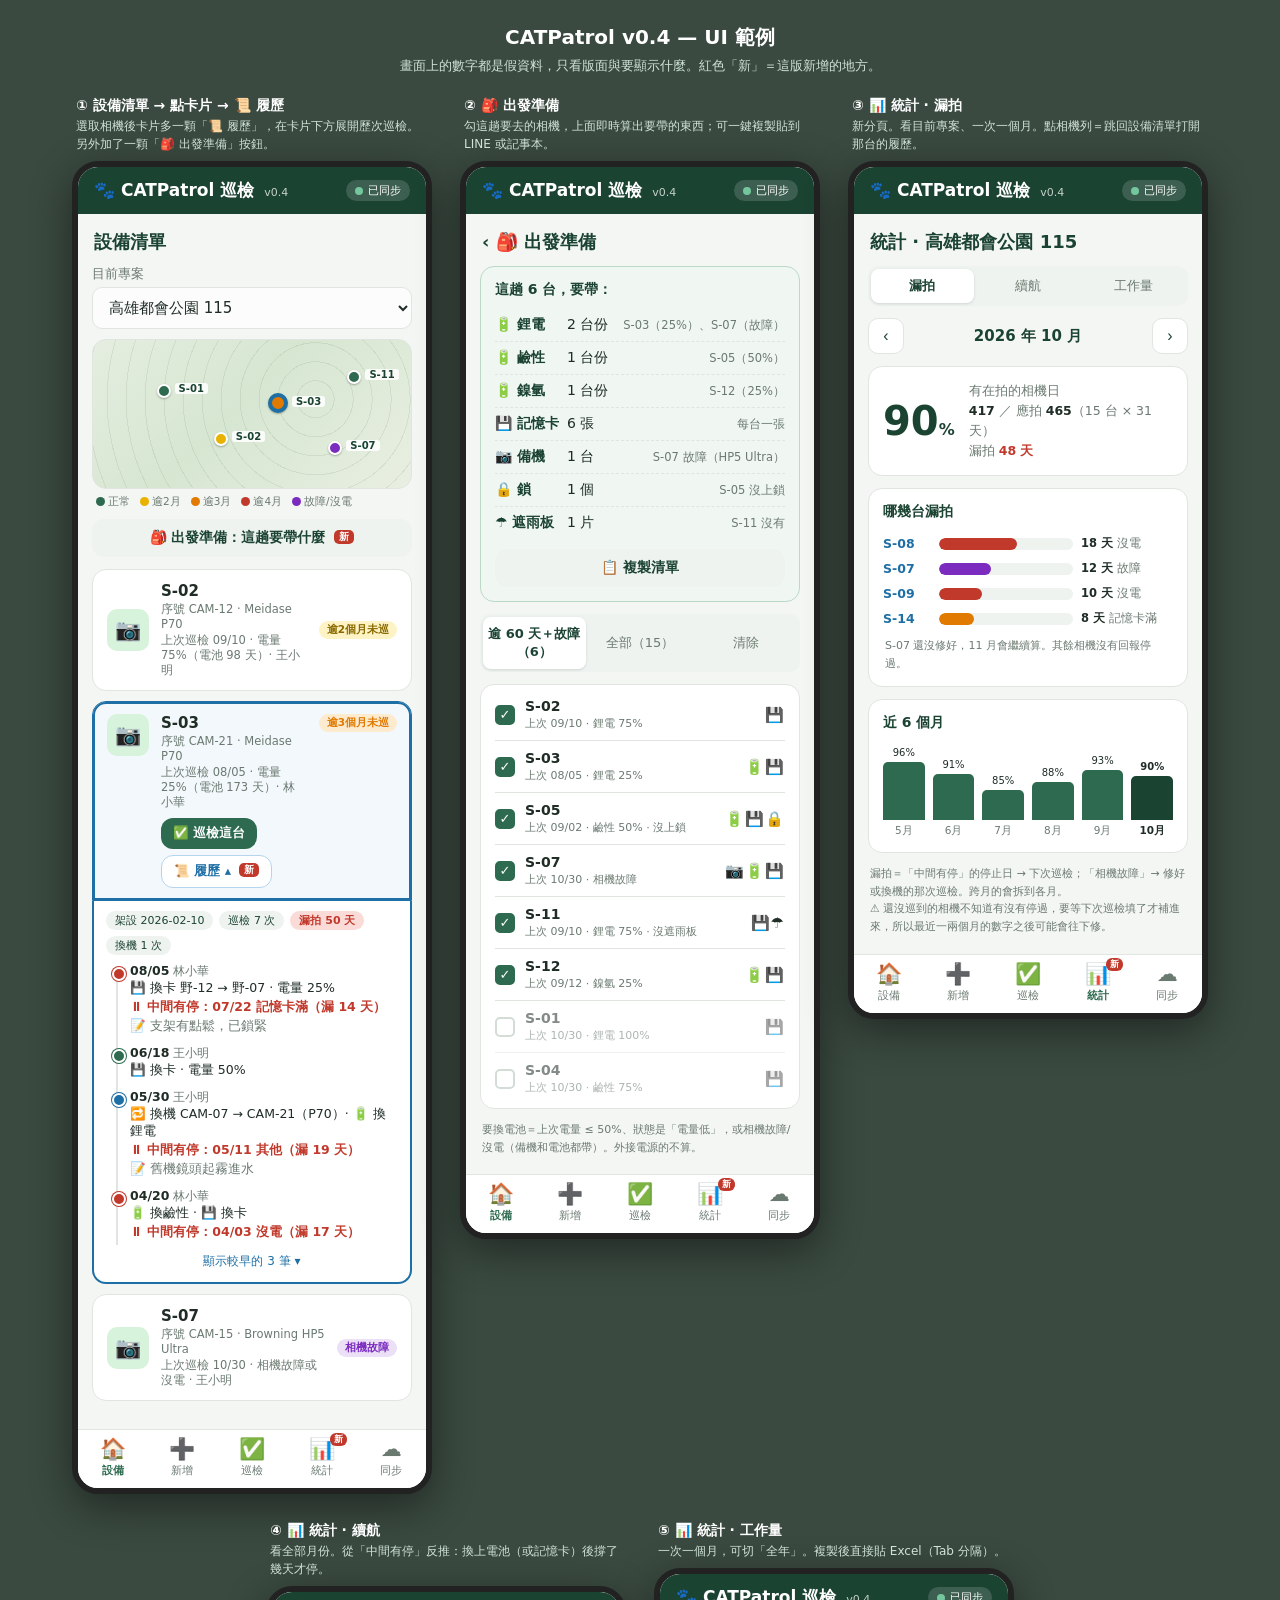
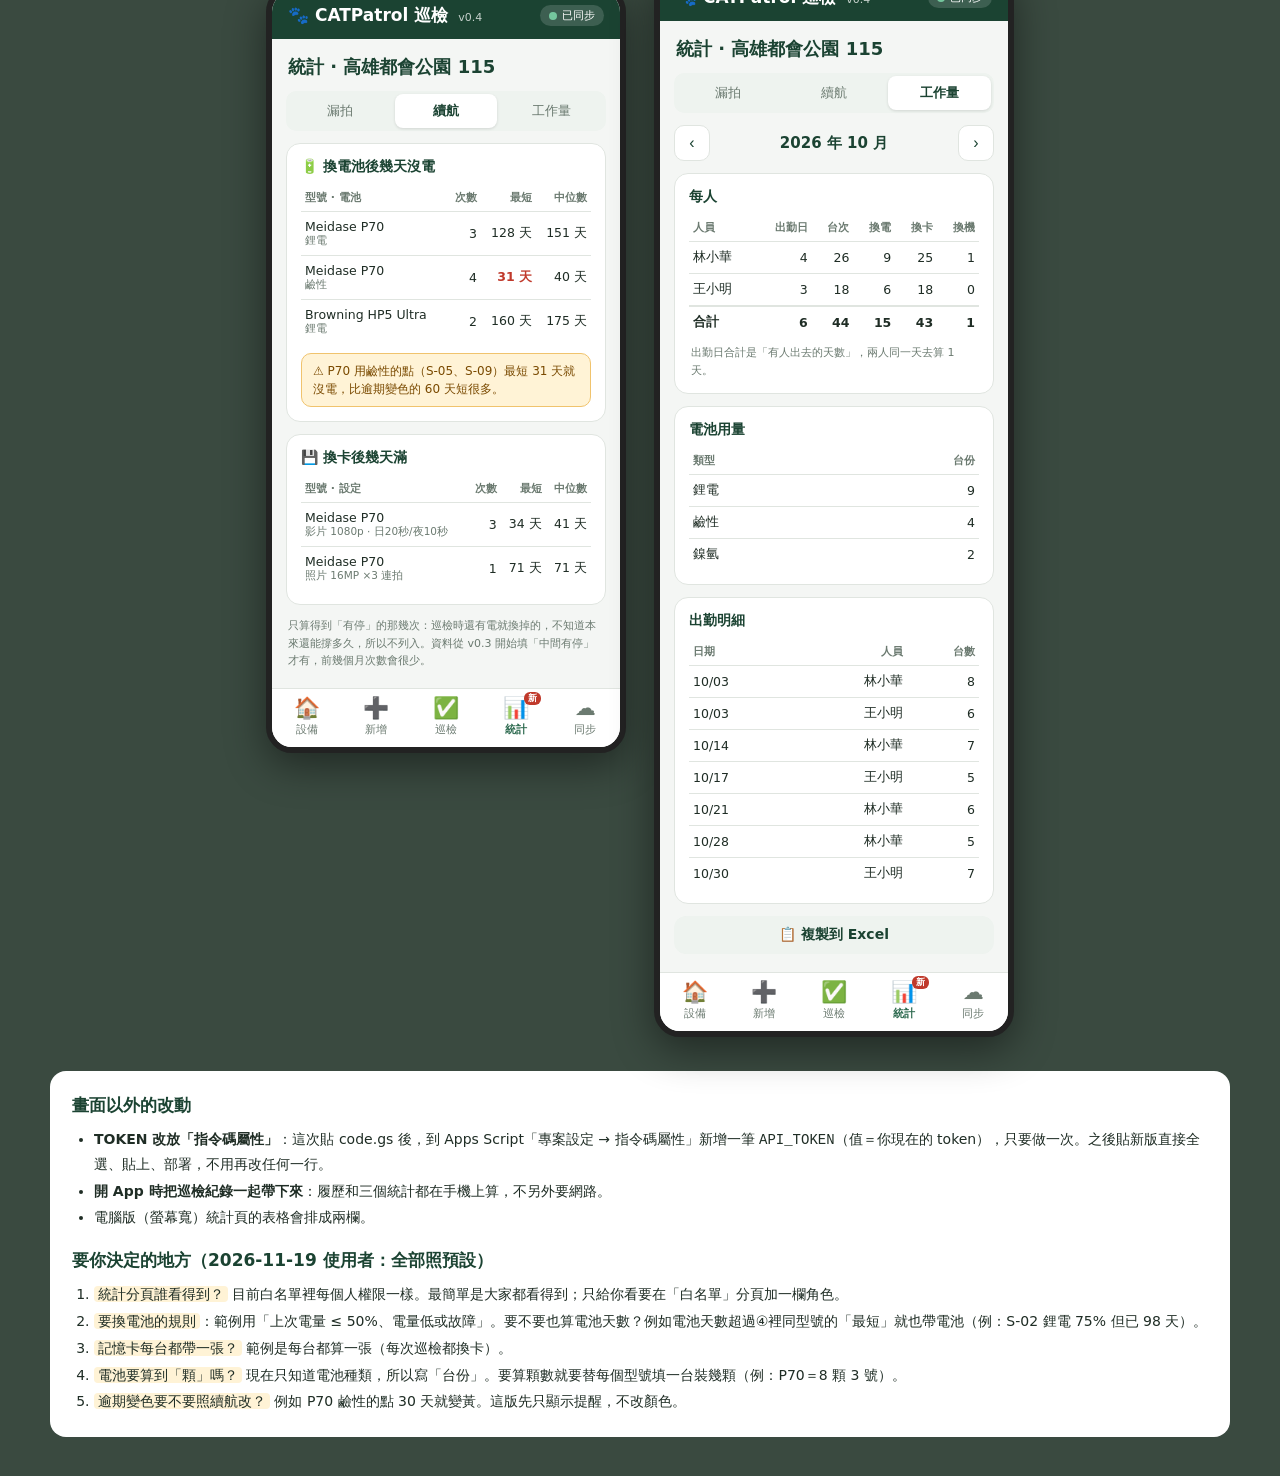
<file: ui-mockup-v0.4.html>
<!DOCTYPE html>
<html lang="zh-Hant">
<head>
<meta charset="UTF-8">
<meta name="viewport" content="width=device-width, initial-scale=1.0">
<title>CATPatrol v0.4 UI 範例</title>
<style>
  :root{
    --green:#2d6a4f; --green-dark:#1b4332; --green-light:#d8f3dc;
    --amber:#e07a00; --red:#c0392b; --blue:#1d6fa5; --purple:#7b2cbf;
    --bg:#f4f6f4; --card:#ffffff; --line:#e0e5e0;
    --text:#1f2d25; --muted:#6b7a70;
  }
  *{box-sizing:border-box; margin:0; padding:0;}
  body{
    font-family:"Segoe UI","Microsoft JhengHei",system-ui,sans-serif;
    background:#3a4a40; color:var(--text); padding:24px 16px 40px;
  }
  .page-title{color:#fff; text-align:center; margin-bottom:6px; font-size:20px;}
  .page-sub{color:#cfe3d6; text-align:center; font-size:13px; margin-bottom:22px;}
  .wall{display:flex; flex-wrap:wrap; justify-content:center; gap:28px; align-items:flex-start;}
  .slot{width:360px; max-width:100%;}
  .cap{color:#fff; font-size:14px; font-weight:700; margin:0 4px 8px;}
  .cap small{display:block; font-weight:400; color:#cfe3d6; font-size:12px; margin-top:2px; line-height:1.5;}
  .phone{
    width:100%; background:var(--bg); border-radius:26px; overflow:hidden;
    display:flex; flex-direction:column; box-shadow:0 12px 40px rgba(0,0,0,.45); border:6px solid #222;
  }

  /* ---- 跟 App 一樣的元件 ---- */
  .topbar{background:var(--green-dark); color:#fff; padding:12px 16px; display:flex; align-items:center; gap:10px;}
  .topbar h1{font-size:17px; font-weight:600; flex:1;}
  .topbar h1 .ver{font-size:11px; font-weight:400; opacity:.75; margin-left:4px;}
  .sync-chip{font-size:11px; background:rgba(255,255,255,.15); padding:3px 9px; border-radius:999px; display:flex; align-items:center; gap:5px;}
  .dot{width:8px; height:8px; border-radius:50%; background:#74c69d;}
  .screen{padding:14px 14px 18px; flex:1;}
  h2.pg{font-size:18px; margin:2px 2px 12px; color:var(--green-dark);}
  .nav{display:flex; background:#fff; border-top:1px solid var(--line);}
  .nav button{flex:1; border:none; background:none; padding:9px 2px 10px; font-size:11px; color:var(--muted);
    font-family:inherit; display:flex; flex-direction:column; align-items:center; gap:3px;}
  .nav button .ic{font-size:21px; line-height:1;}
  .nav button.active{color:var(--green); font-weight:700;}
  .nav button.new{position:relative;}
  .nav button.new::after{content:"新"; position:absolute; top:3px; right:14%; background:var(--red); color:#fff;
    font-size:9px; font-weight:700; border-radius:6px; padding:0 4px;}
  .card{background:var(--card); border:1px solid var(--line); border-radius:14px; padding:14px; margin-bottom:12px;}
  .card h3{font-size:14px; margin-bottom:10px; color:var(--green-dark);}
  .sec-note{font-size:11.5px; color:var(--muted); margin:-4px 0 10px; line-height:1.5;}
  label.f{display:block; font-size:12.5px; color:var(--muted); margin:0 0 4px;}
  select{width:100%; padding:10px 12px; border:1px solid var(--line); border-radius:10px; font-size:15px;
    font-family:inherit; background:#fbfcfb; color:var(--text);}
  .row{display:flex; gap:8px; align-items:center;}
  .row > *{flex:1; min-width:0;}
  .btn{display:block; width:100%; padding:13px; border:none; border-radius:12px; background:var(--green); color:#fff;
    font-size:16px; font-weight:700; font-family:inherit; margin-top:4px;}
  .btn.sub{background:#eef3ef; color:var(--green-dark); font-weight:600; font-size:14px; padding:10px;}
  .btn.small{width:auto; padding:7px 12px; font-size:12.5px; margin-top:0; flex:none; display:inline-block;}
  .btn.ghost{background:#fff; color:var(--blue); border:1px solid #b6d4ec;}
  .seg{display:flex; background:#eef3ef; border-radius:10px; padding:3px; gap:3px; margin-bottom:12px;}
  .seg button{flex:1; border:none; background:none; padding:8px 4px; border-radius:8px; font-size:13px; font-family:inherit; color:var(--muted);}
  .seg button.on{background:#fff; color:var(--green-dark); font-weight:700; box-shadow:0 1px 3px rgba(0,0,0,.12);}
  .hint{font-size:12px; color:var(--green-dark); background:var(--green-light); border-radius:10px; padding:9px 12px; margin-bottom:12px; line-height:1.5;}
  .badge{font-size:10.5px; padding:2px 8px; border-radius:999px; font-weight:700; flex-shrink:0;}
  .badge.ok{background:var(--green-light); color:var(--green-dark);}
  .badge.yellow{background:#fdf3c4; color:#8a6a00;}
  .badge.warn{background:#fdebd0; color:var(--amber);}
  .badge.purple{background:#ece0f7; color:var(--purple);}

  /* 地圖示意 */
  .fakemap{height:150px; border-radius:14px; border:1px solid var(--line); margin-bottom:6px; position:relative;
    background:linear-gradient(135deg,#e5eee0 0%,#d6e6d1 45%,#e9efe2 100%); overflow:hidden;}
  .fakemap::before{content:""; position:absolute; inset:0;
    background:repeating-radial-gradient(circle at 70% 40%, transparent 0 18px, rgba(90,120,80,.12) 18px 19px);}
  .pin{position:absolute; width:14px; height:14px; border-radius:50%; border:2px solid #fff; box-shadow:0 1px 2px rgba(0,0,0,.3);}
  .pin.sel{width:20px; height:20px; border:4px solid var(--blue);}
  .pin b{position:absolute; left:16px; top:-3px; font-size:10px; background:rgba(255,255,255,.88); padding:0 4px; border-radius:3px; color:var(--green-dark); white-space:nowrap;}
  .pin.sel b{left:20px; top:-1px;}
  .legend{display:flex; gap:10px; flex-wrap:wrap; font-size:10.5px; color:var(--muted); margin:0 4px 10px;}
  .legend i{display:inline-block; width:9px; height:9px; border-radius:50%; margin-right:3px; vertical-align:-1px;}

  /* 設備卡片 */
  .dev{background:#fff; border:1px solid var(--line); border-radius:14px; padding:12px 14px; margin-bottom:10px; display:flex; align-items:center; gap:12px;}
  .dev .icon{width:42px; height:42px; border-radius:10px; background:var(--green-light); display:flex; align-items:center; justify-content:center; font-size:21px; flex-shrink:0;}
  .dev .info{flex:1; min-width:0;}
  .dev .info b{font-size:15px; display:block;}
  .dev .info small{font-size:11.5px; color:var(--muted); display:block; margin-top:2px;}
  .dev.sel{border-color:var(--blue); box-shadow:0 0 0 2px var(--blue) inset; background:#f3f8fc; margin-bottom:0;
    border-bottom-left-radius:0; border-bottom-right-radius:0; align-items:flex-start;}
  .dev .acts{display:flex; flex-wrap:wrap; gap:6px; margin-top:8px;}

  /* NEW：履歷 */
  .hist{background:#fff; border:2px solid var(--blue); border-top:none; border-radius:0 0 14px 14px; padding:10px 12px 12px; margin-bottom:10px;}
  .hist-sum{display:flex; flex-wrap:wrap; gap:6px; margin-bottom:8px;}
  .pill{font-size:11px; background:#eef3ef; color:var(--green-dark); border-radius:999px; padding:2px 9px;}
  .pill.bad{background:#fadbd8; color:var(--red); font-weight:700;}
  .tl{list-style:none; position:relative; margin-left:6px;}
  .tl::before{content:""; position:absolute; left:4px; top:6px; bottom:6px; width:2px; background:var(--line);}
  .tl li{position:relative; padding:0 0 10px 18px; font-size:12.5px;}
  .tl li::before{content:""; position:absolute; left:0; top:4px; width:10px; height:10px; border-radius:50%; background:var(--green); border:2px solid #fff; box-shadow:0 0 0 1px var(--green);}
  .tl li.stop::before{background:var(--red); box-shadow:0 0 0 1px var(--red);}
  .tl li.swap::before{background:var(--blue); box-shadow:0 0 0 1px var(--blue);}
  .tl .when{font-weight:700;}
  .tl .who{color:var(--muted); font-size:11.5px; margin-left:4px;}
  .tl .what{color:var(--text); margin-top:1px;}
  .tl .stopline{color:var(--red); font-weight:600; margin-top:2px;}
  .tl .memo{color:var(--muted); margin-top:2px;}
  .more{font-size:12px; color:var(--blue); text-align:center; padding-top:2px;}

  /* NEW：出發準備 */
  .take{list-style:none;}
  .take li{display:flex; gap:8px; padding:7px 0; border-bottom:1px dashed var(--line); font-size:14px; align-items:baseline;}
  .take li:last-child{border-bottom:none;}
  .take .n{font-weight:800; color:var(--green-dark); min-width:64px;}
  .take small{color:var(--muted); font-size:11.5px; margin-left:auto; text-align:right;}
  .pick{display:flex; align-items:center; gap:10px; padding:9px 0; border-bottom:1px solid var(--line); font-size:13.5px;}
  .pick:last-child{border-bottom:none;}
  .box{width:20px; height:20px; border-radius:5px; border:2px solid #b0c2b5; flex-shrink:0; display:flex; align-items:center; justify-content:center; font-size:13px; color:#fff;}
  .box.on{background:var(--green); border-color:var(--green);}
  .pick .who{flex:1; min-width:0;}
  .pick .who b{display:block; font-size:14px;}
  .pick .who small{color:var(--muted); font-size:11px;}
  .pick .need{font-size:15px; letter-spacing:1px; flex-shrink:0;}
  .pick.off{opacity:.55;}

  /* NEW：統計 */
  .monthbar{display:flex; align-items:center; gap:8px; margin-bottom:12px;}
  .monthbar .arr{width:36px; height:36px; border-radius:10px; border:1px solid var(--line); background:#fff; font-size:16px; color:var(--green-dark); flex:none;}
  .monthbar .m{flex:1; text-align:center; font-weight:700; font-size:15px; color:var(--green-dark);}
  .kpi{display:flex; align-items:center; gap:14px;}
  .kpi .big{font-size:40px; font-weight:800; color:var(--green-dark); line-height:1;}
  .kpi .big small{font-size:16px;}
  .kpi .txt{font-size:12.5px; color:var(--muted); line-height:1.6;}
  .kpi .txt b{color:var(--text);}
  .bars{list-style:none;}
  .bars li{display:grid; grid-template-columns:48px 1fr 92px; gap:8px; align-items:center; font-size:12.5px; padding:5px 0;}
  .bars .lab{font-weight:700;}
  .bars .track{height:12px; background:#eef3ef; border-radius:6px; overflow:hidden;}
  .bars .fill{display:block; height:100%; border-radius:6px;}
  .bars .val{color:var(--muted); font-size:11.5px;}
  .bars .val b{color:var(--text);}
  .cols{display:flex; align-items:flex-end; gap:8px; height:96px; padding-top:14px;}
  .cols div{flex:1; text-align:center; font-size:10.5px; color:var(--muted); display:flex; flex-direction:column; justify-content:flex-end; height:100%;}
  .cols span{display:block; background:var(--green); border-radius:5px 5px 0 0; margin-bottom:4px; position:relative;}
  .cols span em{position:absolute; top:-15px; left:0; right:0; font-style:normal; font-size:10px; color:var(--text);}
  .cols div.cur span{background:var(--green-dark);}
  .cols div.cur{color:var(--text); font-weight:700;}
  table.t{width:100%; border-collapse:collapse; font-size:12.5px;}
  table.t th{font-weight:600; color:var(--muted); font-size:11px; text-align:right; padding:4px 4px 6px; border-bottom:1px solid var(--line);}
  table.t th:first-child, table.t td:first-child{text-align:left;}
  table.t td{padding:7px 4px; text-align:right; border-bottom:1px solid var(--line);}
  table.t tr:last-child td{border-bottom:none;}
  table.t td small{display:block; color:var(--muted); font-size:10.5px;}
  table.t tr.sum td{font-weight:800; border-top:2px solid var(--line);}
  .warnline{font-size:12px; color:#7a4a00; background:#fff3d6; border:1px solid #f0c36d; border-radius:10px; padding:8px 11px; margin-top:10px; line-height:1.5;}
  .foot{font-size:11px; color:var(--muted); line-height:1.6; margin:2px 2px 0;}
  .click{color:var(--blue);}

  /* 說明框 */
  .notes{max-width:1180px; margin:34px auto 0; background:#fff; border-radius:16px; padding:20px 22px; font-size:14px; line-height:1.7;}
  .notes h2{font-size:17px; color:var(--green-dark); margin-bottom:8px;}
  .notes h3{font-size:14.5px; color:var(--green-dark); margin:14px 0 4px;}
  .notes ol, .notes ul{padding-left:22px;}
  .notes li{margin:3px 0;}
  .notes .q{background:#fff3d6; border-radius:4px; padding:0 4px;}
  .new-tag{display:inline-block; background:var(--red); color:#fff; font-size:10px; font-weight:700; border-radius:5px; padding:0 5px; margin-left:4px; vertical-align:2px;}
</style>
</head>
<body>

<h1 class="page-title">CATPatrol v0.4 — UI 範例</h1>
<p class="page-sub">畫面上的數字都是假資料，只看版面與要顯示什麼。紅色「新」＝這版新增的地方。</p>

<div class="wall">

  <!-- ═══════════ ① 相機履歷 ═══════════ -->
  <div class="slot">
    <div class="cap">① 設備清單 → 點卡片 → 📜 履歷
      <small>選取相機後卡片多一顆「📜 履歷」，在卡片下方展開歷次巡檢。另外加了一顆「🎒 出發準備」按鈕。</small></div>
    <div class="phone">
      <div class="topbar"><h1>🐾 CATPatrol 巡檢 <span class="ver">v0.4</span></h1><div class="sync-chip"><span class="dot"></span>已同步</div></div>
      <div class="screen">
        <h2 class="pg">設備清單</h2>
        <label class="f">目前專案</label>
        <div class="row" style="margin-bottom:10px;"><select><option>高雄都會公園 115</option></select></div>
        <div class="fakemap">
          <div class="pin" style="left:20%;top:30%;background:#2d6a4f;"><b>S-01</b></div>
          <div class="pin" style="left:38%;top:62%;background:#e9b200;"><b>S-02</b></div>
          <div class="pin sel" style="left:55%;top:36%;background:#e07a00;"><b>S-03</b></div>
          <div class="pin" style="left:74%;top:68%;background:#7b2cbf;"><b>S-07</b></div>
          <div class="pin" style="left:80%;top:20%;background:#2d6a4f;"><b>S-11</b></div>
        </div>
        <div class="legend"><span><i style="background:#2d6a4f"></i>正常</span><span><i style="background:#e9b200"></i>逾2月</span><span><i style="background:#e07a00"></i>逾3月</span><span><i style="background:#c0392b"></i>逾4月</span><span><i style="background:#7b2cbf"></i>故障/沒電</span></div>

        <button class="btn sub" style="margin:0 0 12px;">🎒 出發準備：這趟要帶什麼 <span class="new-tag">新</span></button>

        <div class="dev">
          <div class="icon">📷</div>
          <div class="info"><b>S-02</b><small>序號 CAM-12 · Meidase P70</small><small>上次巡檢 09/10 · 電量 75%（電池 98 天）· 王小明</small></div>
          <span class="badge yellow">逾2個月未巡</span>
        </div>

        <div class="dev sel">
          <div class="icon">📷</div>
          <div class="info"><b>S-03</b><small>序號 CAM-21 · Meidase P70</small><small>上次巡檢 08/05 · 電量 25%（電池 173 天）· 林小華</small>
            <div class="acts"><button class="btn small">✅ 巡檢這台</button><button class="btn small ghost">📜 履歷 ▴ <span class="new-tag">新</span></button></div>
          </div>
          <span class="badge warn">逾3個月未巡</span>
        </div>
        <div class="hist">
          <div class="hist-sum">
            <span class="pill">架設 2026-02-10</span>
            <span class="pill">巡檢 7 次</span>
            <span class="pill bad">漏拍 50 天</span>
            <span class="pill">換機 1 次</span>
          </div>
          <ul class="tl">
            <li class="stop"><span class="when">08/05</span><span class="who">林小華</span>
              <div class="what">💾 換卡 野-12 → 野-07 · 電量 25%</div>
              <div class="stopline">⏸ 中間有停：07/22 記憶卡滿（漏 14 天）</div>
              <div class="memo">📝 支架有點鬆，已鎖緊</div></li>
            <li><span class="when">06/18</span><span class="who">王小明</span>
              <div class="what">💾 換卡 · 電量 50%</div></li>
            <li class="swap"><span class="when">05/30</span><span class="who">王小明</span>
              <div class="what">🔁 換機 CAM-07 → CAM-21（P70）· 🔋 換鋰電</div>
              <div class="stopline">⏸ 中間有停：05/11 其他（漏 19 天）</div>
              <div class="memo">📝 舊機鏡頭起霧進水</div></li>
            <li class="stop"><span class="when">04/20</span><span class="who">林小華</span>
              <div class="what">🔋 換鹼性 · 💾 換卡</div>
              <div class="stopline">⏸ 中間有停：04/03 沒電（漏 17 天）</div></li>
          </ul>
          <div class="more">顯示較早的 3 筆 ▾</div>
        </div>

        <div class="dev">
          <div class="icon">📷</div>
          <div class="info"><b>S-07</b><small>序號 CAM-15 · Browning HP5 Ultra</small><small>上次巡檢 10/30 · 相機故障或沒電 · 王小明</small></div>
          <span class="badge purple">相機故障</span>
        </div>
      </div>
      <div class="nav">
        <button class="active"><span class="ic">🏠</span>設備</button>
        <button><span class="ic">➕</span>新增</button>
        <button><span class="ic">✅</span>巡檢</button>
        <button class="new"><span class="ic">📊</span>統計</button>
        <button><span class="ic">☁️</span>同步</button>
      </div>
    </div>
  </div>

  <!-- ═══════════ ② 出發準備 ═══════════ -->
  <div class="slot">
    <div class="cap">② 🎒 出發準備
      <small>勾這趟要去的相機，上面即時算出要帶的東西；可一鍵複製貼到 LINE 或記事本。</small></div>
    <div class="phone">
      <div class="topbar"><h1>🐾 CATPatrol 巡檢 <span class="ver">v0.4</span></h1><div class="sync-chip"><span class="dot"></span>已同步</div></div>
      <div class="screen">
        <h2 class="pg">‹ 🎒 出發準備</h2>

        <div class="card" style="border-color:#bcd9c6; background:#f0f7f2;">
          <h3>這趟 6 台，要帶：</h3>
          <ul class="take">
            <li><span class="n">🔋 鋰電</span>2 台份<small>S-03（25%）、S-07（故障）</small></li>
            <li><span class="n">🔋 鹼性</span>1 台份<small>S-05（50%）</small></li>
            <li><span class="n">🔋 鎳氫</span>1 台份<small>S-12（25%）</small></li>
            <li><span class="n">💾 記憶卡</span>6 張<small>每台一張</small></li>
            <li><span class="n">📷 備機</span>1 台<small>S-07 故障（HP5 Ultra）</small></li>
            <li><span class="n">🔒 鎖</span>1 個<small>S-05 沒上鎖</small></li>
            <li><span class="n">☂ 遮雨板</span>1 片<small>S-11 沒有</small></li>
          </ul>
          <button class="btn sub" style="margin-top:10px;">📋 複製清單</button>
        </div>

        <div class="seg"><button class="on">逾 60 天＋故障（6）</button><button>全部（15）</button><button>清除</button></div>

        <div class="card" style="padding:4px 14px;">
          <div class="pick"><span class="box on">✓</span><div class="who"><b>S-02</b><small>上次 09/10 · 鋰電 75%</small></div><span class="need">💾</span></div>
          <div class="pick"><span class="box on">✓</span><div class="who"><b>S-03</b><small>上次 08/05 · 鋰電 25%</small></div><span class="need">🔋💾</span></div>
          <div class="pick"><span class="box on">✓</span><div class="who"><b>S-05</b><small>上次 09/02 · 鹼性 50% · 沒上鎖</small></div><span class="need">🔋💾🔒</span></div>
          <div class="pick"><span class="box on">✓</span><div class="who"><b>S-07</b><small>上次 10/30 · 相機故障</small></div><span class="need">📷🔋💾</span></div>
          <div class="pick"><span class="box on">✓</span><div class="who"><b>S-11</b><small>上次 09/10 · 鋰電 75% · 沒遮雨板</small></div><span class="need">💾☂</span></div>
          <div class="pick"><span class="box on">✓</span><div class="who"><b>S-12</b><small>上次 09/12 · 鎳氫 25%</small></div><span class="need">🔋💾</span></div>
          <div class="pick off"><span class="box"></span><div class="who"><b>S-01</b><small>上次 10/30 · 鋰電 100%</small></div><span class="need">💾</span></div>
          <div class="pick off"><span class="box"></span><div class="who"><b>S-04</b><small>上次 10/30 · 鹼性 75%</small></div><span class="need">💾</span></div>
        </div>
        <p class="foot">要換電池＝上次電量 ≤ 50%、狀態是「電量低」，或相機故障/沒電（備機和電池都帶）。外接電源的不算。</p>
      </div>
      <div class="nav">
        <button class="active"><span class="ic">🏠</span>設備</button>
        <button><span class="ic">➕</span>新增</button>
        <button><span class="ic">✅</span>巡檢</button>
        <button class="new"><span class="ic">📊</span>統計</button>
        <button><span class="ic">☁️</span>同步</button>
      </div>
    </div>
  </div>

  <!-- ═══════════ ③ 統計：漏拍 ═══════════ -->
  <div class="slot">
    <div class="cap">③ 📊 統計 · 漏拍
      <small>新分頁。看目前專案、一次一個月。點相機列＝跳回設備清單打開那台的履歷。</small></div>
    <div class="phone">
      <div class="topbar"><h1>🐾 CATPatrol 巡檢 <span class="ver">v0.4</span></h1><div class="sync-chip"><span class="dot"></span>已同步</div></div>
      <div class="screen">
        <h2 class="pg">統計 · 高雄都會公園 115</h2>
        <div class="seg"><button class="on">漏拍</button><button>續航</button><button>工作量</button></div>
        <div class="monthbar"><button class="arr">‹</button><div class="m">2026 年 10 月</div><button class="arr">›</button></div>

        <div class="card">
          <div class="kpi">
            <div class="big">90<small>%</small></div>
            <div class="txt">有在拍的相機日<br><b>417</b> ／ 應拍 <b>465</b>（15 台 × 31 天）<br>漏拍 <b style="color:var(--red)">48 天</b></div>
          </div>
        </div>

        <div class="card">
          <h3>哪幾台漏拍</h3>
          <ul class="bars">
            <li><span class="lab click">S-08</span><span class="track"><span class="fill" style="width:58%;background:var(--red)"></span></span><span class="val"><b>18 天</b> 沒電</span></li>
            <li><span class="lab click">S-07</span><span class="track"><span class="fill" style="width:39%;background:var(--purple)"></span></span><span class="val"><b>12 天</b> 故障</span></li>
            <li><span class="lab click">S-09</span><span class="track"><span class="fill" style="width:32%;background:var(--red)"></span></span><span class="val"><b>10 天</b> 沒電</span></li>
            <li><span class="lab click">S-14</span><span class="track"><span class="fill" style="width:26%;background:var(--amber)"></span></span><span class="val"><b>8 天</b> 記憶卡滿</span></li>
          </ul>
          <p class="foot" style="margin-top:6px;">S-07 還沒修好，11 月會繼續算。其餘相機沒有回報停過。</p>
        </div>

        <div class="card">
          <h3>近 6 個月</h3>
          <div class="cols">
            <div><span style="height:58px"><em>96%</em></span>5月</div>
            <div><span style="height:46px"><em>91%</em></span>6月</div>
            <div><span style="height:30px"><em>85%</em></span>7月</div>
            <div><span style="height:38px"><em>88%</em></span>8月</div>
            <div><span style="height:50px"><em>93%</em></span>9月</div>
            <div class="cur"><span style="height:44px"><em>90%</em></span>10月</div>
          </div>
        </div>
        <p class="foot">漏拍＝「中間有停」的停止日 → 下次巡檢；「相機故障」→ 修好或換機的那次巡檢。跨月的會拆到各月。<br>
        ⚠ 還沒巡到的相機不知道有沒有停過，要等下次巡檢填了才補進來，所以最近一兩個月的數字之後可能會往下修。</p>
      </div>
      <div class="nav">
        <button><span class="ic">🏠</span>設備</button>
        <button><span class="ic">➕</span>新增</button>
        <button><span class="ic">✅</span>巡檢</button>
        <button class="active new"><span class="ic">📊</span>統計</button>
        <button><span class="ic">☁️</span>同步</button>
      </div>
    </div>
  </div>

  <!-- ═══════════ ④ 統計：續航 ═══════════ -->
  <div class="slot">
    <div class="cap">④ 📊 統計 · 續航
      <small>看全部月份。從「中間有停」反推：換上電池（或記憶卡）後撐了幾天才停。</small></div>
    <div class="phone">
      <div class="topbar"><h1>🐾 CATPatrol 巡檢 <span class="ver">v0.4</span></h1><div class="sync-chip"><span class="dot"></span>已同步</div></div>
      <div class="screen">
        <h2 class="pg">統計 · 高雄都會公園 115</h2>
        <div class="seg"><button>漏拍</button><button class="on">續航</button><button>工作量</button></div>

        <div class="card">
          <h3>🔋 換電池後幾天沒電</h3>
          <table class="t">
            <tr><th>型號 · 電池</th><th>次數</th><th>最短</th><th>中位數</th></tr>
            <tr><td>Meidase P70<small>鋰電</small></td><td>3</td><td>128 天</td><td>151 天</td></tr>
            <tr><td>Meidase P70<small>鹼性</small></td><td>4</td><td style="color:var(--red);font-weight:700">31 天</td><td>40 天</td></tr>
            <tr><td>Browning HP5 Ultra<small>鋰電</small></td><td>2</td><td>160 天</td><td>175 天</td></tr>
          </table>
          <div class="warnline">⚠ P70 用鹼性的點（S-05、S-09）最短 31 天就沒電，比逾期變色的 60 天短很多。</div>
        </div>

        <div class="card">
          <h3>💾 換卡後幾天滿</h3>
          <table class="t">
            <tr><th>型號 · 設定</th><th>次數</th><th>最短</th><th>中位數</th></tr>
            <tr><td>Meidase P70<small>影片 1080p · 日20秒/夜10秒</small></td><td>3</td><td>34 天</td><td>41 天</td></tr>
            <tr><td>Meidase P70<small>照片 16MP ×3 連拍</small></td><td>1</td><td>71 天</td><td>71 天</td></tr>
          </table>
        </div>
        <p class="foot">只算得到「有停」的那幾次：巡檢時還有電就換掉的，不知道本來還能撐多久，所以不列入。資料從 v0.3 開始填「中間有停」才有，前幾個月次數會很少。</p>
      </div>
      <div class="nav">
        <button><span class="ic">🏠</span>設備</button>
        <button><span class="ic">➕</span>新增</button>
        <button><span class="ic">✅</span>巡檢</button>
        <button class="active new"><span class="ic">📊</span>統計</button>
        <button><span class="ic">☁️</span>同步</button>
      </div>
    </div>
  </div>

  <!-- ═══════════ ⑤ 統計：工作量 ═══════════ -->
  <div class="slot">
    <div class="cap">⑤ 📊 統計 · 工作量
      <small>一次一個月，可切「全年」。複製後直接貼 Excel（Tab 分隔）。</small></div>
    <div class="phone">
      <div class="topbar"><h1>🐾 CATPatrol 巡檢 <span class="ver">v0.4</span></h1><div class="sync-chip"><span class="dot"></span>已同步</div></div>
      <div class="screen">
        <h2 class="pg">統計 · 高雄都會公園 115</h2>
        <div class="seg"><button>漏拍</button><button>續航</button><button class="on">工作量</button></div>
        <div class="monthbar"><button class="arr">‹</button><div class="m">2026 年 10 月</div><button class="arr">›</button></div>

        <div class="card">
          <h3>每人</h3>
          <table class="t">
            <tr><th>人員</th><th>出勤日</th><th>台次</th><th>換電</th><th>換卡</th><th>換機</th></tr>
            <tr><td>林小華</td><td>4</td><td>26</td><td>9</td><td>25</td><td>1</td></tr>
            <tr><td>王小明</td><td>3</td><td>18</td><td>6</td><td>18</td><td>0</td></tr>
            <tr class="sum"><td>合計</td><td>6</td><td>44</td><td>15</td><td>43</td><td>1</td></tr>
          </table>
          <p class="foot" style="margin-top:6px;">出勤日合計是「有人出去的天數」，兩人同一天去算 1 天。</p>
        </div>

        <div class="card">
          <h3>電池用量</h3>
          <table class="t">
            <tr><th>類型</th><th>台份</th></tr>
            <tr><td>鋰電</td><td>9</td></tr>
            <tr><td>鹼性</td><td>4</td></tr>
            <tr><td>鎳氫</td><td>2</td></tr>
          </table>
        </div>

        <div class="card">
          <h3>出勤明細</h3>
          <table class="t">
            <tr><th>日期</th><th>人員</th><th>台數</th></tr>
            <tr><td>10/03</td><td>林小華</td><td>8</td></tr>
            <tr><td>10/03</td><td>王小明</td><td>6</td></tr>
            <tr><td>10/14</td><td>林小華</td><td>7</td></tr>
            <tr><td>10/17</td><td>王小明</td><td>5</td></tr>
            <tr><td>10/21</td><td>林小華</td><td>6</td></tr>
            <tr><td>10/28</td><td>林小華</td><td>5</td></tr>
            <tr><td>10/30</td><td>王小明</td><td>7</td></tr>
          </table>
        </div>
        <button class="btn sub">📋 複製到 Excel</button>
      </div>
      <div class="nav">
        <button><span class="ic">🏠</span>設備</button>
        <button><span class="ic">➕</span>新增</button>
        <button><span class="ic">✅</span>巡檢</button>
        <button class="active new"><span class="ic">📊</span>統計</button>
        <button><span class="ic">☁️</span>同步</button>
      </div>
    </div>
  </div>

</div>

<div class="notes">
  <h2>畫面以外的改動</h2>
  <ul>
    <li><b>TOKEN 改放「指令碼屬性」</b>：這次貼 code.gs 後，到 Apps Script「專案設定 → 指令碼屬性」新增一筆 <code>API_TOKEN</code>（值＝你現在的 token），只要做一次。之後貼新版直接全選、貼上、部署，不用再改任何一行。</li>
    <li><b>開 App 時把巡檢紀錄一起帶下來</b>：履歷和三個統計都在手機上算，不另外要網路。</li>
    <li>電腦版（螢幕寬）統計頁的表格會排成兩欄。</li>
  </ul>

  <h2 style="margin-top:16px;">要你決定的地方（2026-11-19 使用者：全部照預設）</h2>
  <ol>
    <li><span class="q">統計分頁誰看得到？</span> 目前白名單裡每個人權限一樣。最簡單是大家都看得到；只給你看要在「白名單」分頁加一欄角色。</li>
    <li><span class="q">要換電池的規則</span>：範例用「上次電量 ≤ 50%、電量低或故障」。要不要也算電池天數？例如電池天數超過④裡同型號的「最短」就也帶電池（例：S-02 鋰電 75% 但已 98 天）。</li>
    <li><span class="q">記憶卡每台都帶一張？</span> 範例是每台都算一張（每次巡檢都換卡）。</li>
    <li><span class="q">電池要算到「顆」嗎？</span> 現在只知道電池種類，所以寫「台份」。要算顆數就要替每個型號填一台裝幾顆（例：P70＝8 顆 3 號）。</li>
    <li><span class="q">逾期變色要不要照續航改？</span> 例如 P70 鹼性的點 30 天就變黃。這版先只顯示提醒，不改顏色。</li>
  </ol>
</div>

</body>
</html>
</file>
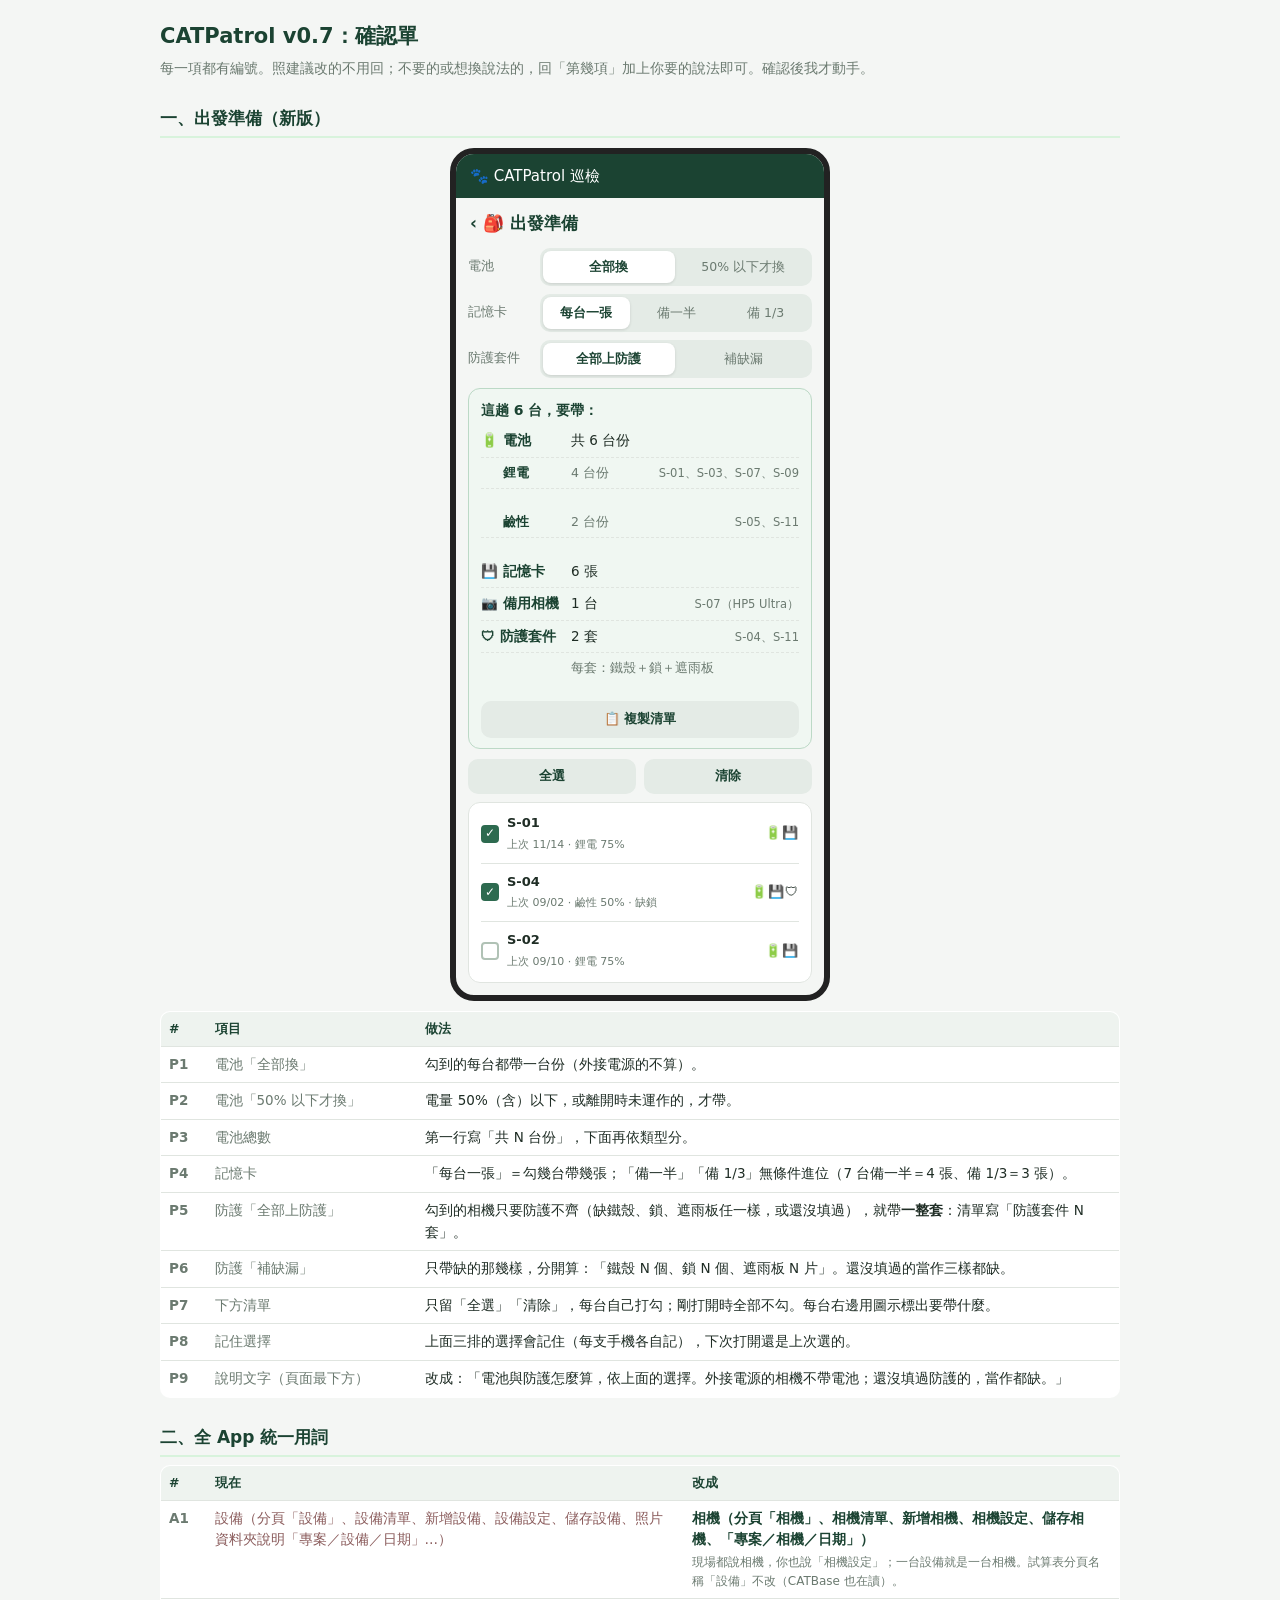
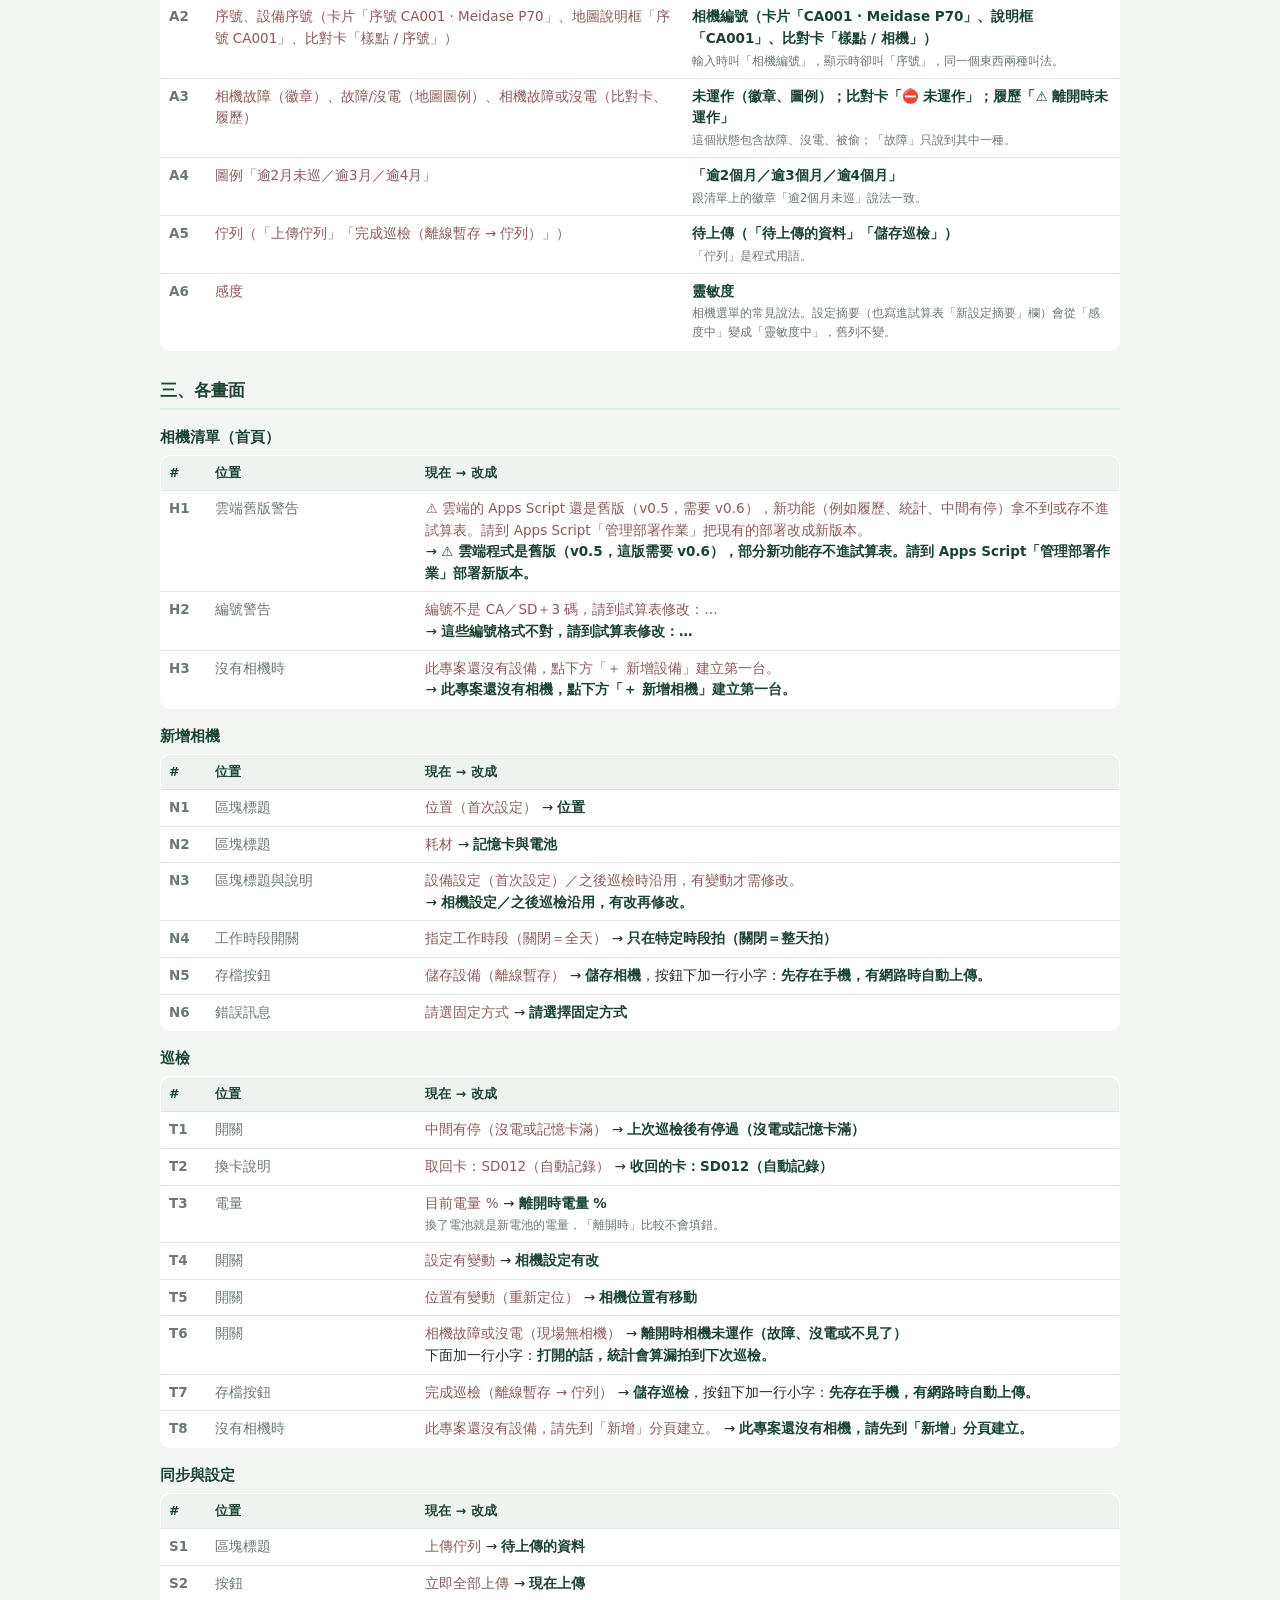
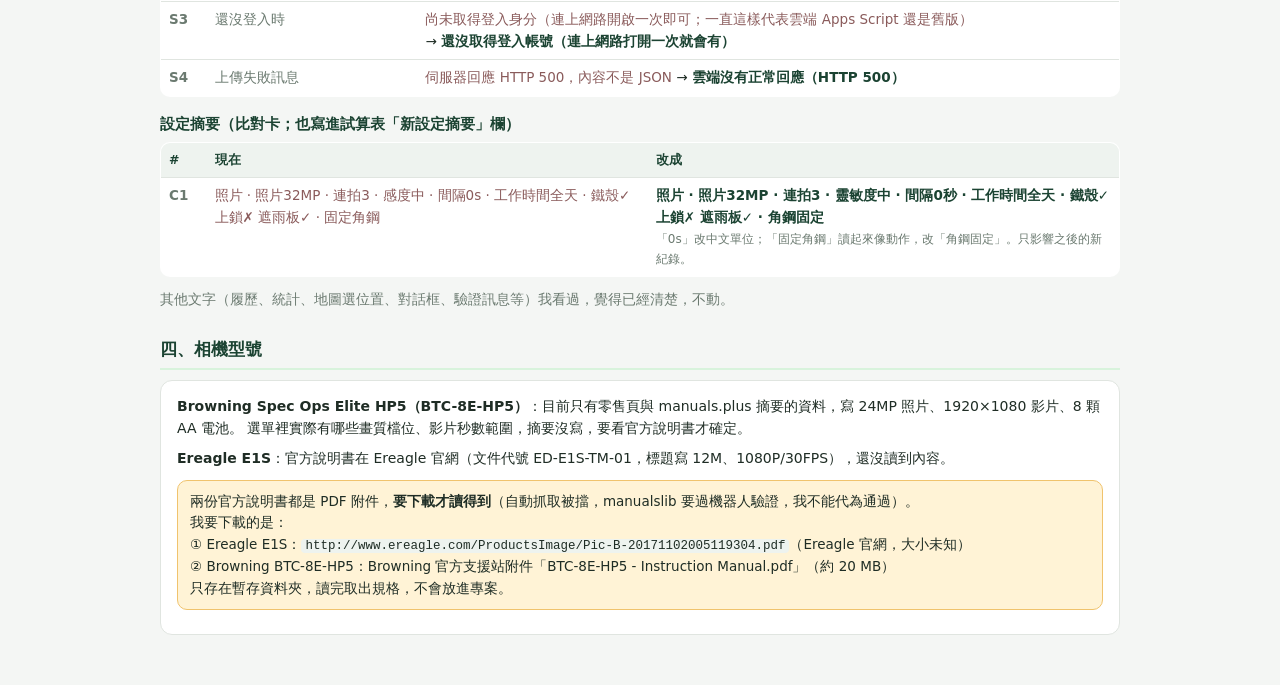
<file: ui-review-v0.7.html>
<!DOCTYPE html>
<html lang="zh-Hant">
<head>
<meta charset="UTF-8">
<meta name="viewport" content="width=device-width, initial-scale=1.0">
<title>CATPatrol v0.7 文字與出發準備確認</title>
<style>
  :root{
    --green:#2d6a4f; --green-dark:#1b4332; --green-light:#d8f3dc;
    --amber:#e07a00; --red:#c0392b; --blue:#1d6fa5;
    --bg:#f4f6f4; --card:#fff; --line:#e0e5e0; --text:#1f2d25; --muted:#6b7a70;
  }
  *{box-sizing:border-box; margin:0; padding:0;}
  body{font-family:"Segoe UI","Microsoft JhengHei",system-ui,sans-serif; background:var(--bg); color:var(--text);
    padding:20px 16px 40px; line-height:1.6;}
  main{max-width:960px; margin:0 auto;}
  h1{font-size:21px; color:var(--green-dark); margin-bottom:4px;}
  .sub{color:var(--muted); font-size:13.5px; margin-bottom:18px;}
  h2{font-size:17px; color:var(--green-dark); margin:26px 0 8px; padding-bottom:4px; border-bottom:2px solid var(--green-light);}
  h3{font-size:14.5px; color:var(--green-dark); margin:16px 0 6px;}
  p, li{font-size:14px;}
  .card{background:var(--card); border:1px solid var(--line); border-radius:12px; padding:14px 16px; margin:10px 0;}
  table{width:100%; border-collapse:collapse; font-size:13.5px; background:#fff; border:1px solid var(--line); border-radius:10px; overflow:hidden;}
  th{background:#eef3ef; color:var(--green-dark); text-align:left; padding:7px 8px; font-weight:600; font-size:12.5px;}
  td{padding:7px 8px; border-top:1px solid var(--line); vertical-align:top;}
  td.n{color:var(--muted); width:46px; font-weight:700;}
  td.where{color:var(--muted); width:22%;}
  .old{color:#8a5b5b;}
  .new{color:var(--green-dark); font-weight:600;}
  .why{display:block; color:var(--muted); font-weight:400; font-size:12px; margin-top:2px;}
  .q{background:#fff3d6; border:1px solid #f0c36d; border-radius:10px; padding:10px 12px; margin:10px 0; font-size:13.5px;}
  code{background:#eef3ef; border-radius:4px; padding:0 4px; font-size:12.5px;}
  /* 手機版出發準備示意 */
  .phone{max-width:380px; margin:10px auto; background:var(--bg); border:6px solid #222; border-radius:24px; overflow:hidden;}
  .bar{background:var(--green-dark); color:#fff; padding:10px 14px; font-size:15px;}
  .scr{padding:12px;}
  .pg{font-size:17px; color:var(--green-dark); margin:0 2px 10px; font-weight:700;}
  .optrow{display:flex; align-items:center; gap:8px; margin-bottom:8px;}
  .optrow > span{width:64px; font-size:13px; color:var(--muted); flex-shrink:0;}
  .seg{display:flex; flex:1; background:#e4ebe6; border-radius:10px; padding:3px; gap:3px;}
  .seg b{flex:1; text-align:center; font-weight:500; font-size:12.5px; color:var(--muted); padding:6px 2px; border-radius:8px;}
  .seg b.on{background:#fff; color:var(--green-dark); font-weight:700; box-shadow:0 1px 3px rgba(0,0,0,.12);}
  .take{background:#f0f7f2; border:1px solid #bcd9c6; border-radius:12px; padding:10px 12px; margin:10px 0;}
  .take h4{font-size:14px; color:var(--green-dark); margin-bottom:4px;}
  .li{display:flex; gap:6px; padding:5px 0; border-bottom:1px dashed var(--line); font-size:13.5px; align-items:baseline;}
  .li:last-of-type{border-bottom:none;}
  .li .k{font-weight:800; color:var(--green-dark); min-width:84px;}
  .li small{margin-left:auto; color:var(--muted); font-size:11.5px; text-align:right;}
  .li.sub{padding-left:22px; font-size:12.5px;}
  .li.sub .k{font-weight:600; min-width:62px;}
  .copy{display:block; text-align:center; background:#e4ebe6; border-radius:10px; padding:8px; margin-top:8px; font-size:13px; color:var(--green-dark); font-weight:600;}
  .picks{background:#fff; border:1px solid var(--line); border-radius:12px; padding:2px 12px;}
  .pk{display:flex; align-items:center; gap:8px; padding:8px 0; border-bottom:1px solid var(--line); font-size:13px;}
  .pk:last-child{border-bottom:none;}
  .bx{width:18px; height:18px; border:2px solid #b0c2b5; border-radius:4px; display:flex; align-items:center; justify-content:center; color:#fff; font-size:12px; flex-shrink:0;}
  .bx.on{background:var(--green); border-color:var(--green);}
  .pk .w{flex:1;} .pk .w b{display:block;} .pk .w small{color:var(--muted); font-size:11px;}
  .pk .ic{letter-spacing:1px;}
  .two{display:flex; gap:8px; margin:8px 0;}
  .two b{flex:1; text-align:center; background:#e4ebe6; border-radius:10px; padding:7px; font-size:13px; color:var(--green-dark); font-weight:600;}
</style>
</head>
<body>
<main>
<h1>CATPatrol v0.7：確認單</h1>
<p class="sub">每一項都有編號。照建議改的不用回；不要的或想換說法的，回「第幾項」加上你要的說法即可。確認後我才動手。</p>

<h2>一、出發準備（新版）</h2>
<div class="phone">
  <div class="bar">🐾 CATPatrol 巡檢</div>
  <div class="scr">
    <div class="pg">‹ 🎒 出發準備</div>
    <div class="optrow"><span>電池</span><div class="seg"><b class="on">全部換</b><b>50% 以下才換</b></div></div>
    <div class="optrow"><span>記憶卡</span><div class="seg"><b class="on">每台一張</b><b>備一半</b><b>備 1/3</b></div></div>
    <div class="optrow"><span>防護套件</span><div class="seg"><b class="on">全部上防護</b><b>補缺漏</b></div></div>

    <div class="take">
      <h4>這趟 6 台，要帶：</h4>
      <div class="li"><span class="k">🔋 電池</span>共 6 台份</div>
      <div class="li sub"><span class="k">鋰電</span>4 台份<small>S-01、S-03、S-07、S-09</small></div>
      <div class="li sub"><span class="k">鹼性</span>2 台份<small>S-05、S-11</small></div>
      <div class="li"><span class="k">💾 記憶卡</span>6 張</div>
      <div class="li"><span class="k">📷 備用相機</span>1 台<small>S-07（HP5 Ultra）</small></div>
      <div class="li"><span class="k">🛡 防護套件</span>2 套<small>S-04、S-11</small></div>
      <div class="li sub"><span class="k"></span>每套：鐵殼＋鎖＋遮雨板</div>
      <span class="copy">📋 複製清單</span>
    </div>

    <div class="two"><b>全選</b><b>清除</b></div>
    <div class="picks">
      <div class="pk"><span class="bx on">✓</span><div class="w"><b>S-01</b><small>上次 11/14 · 鋰電 75%</small></div><span class="ic">🔋💾</span></div>
      <div class="pk"><span class="bx on">✓</span><div class="w"><b>S-04</b><small>上次 09/02 · 鹼性 50% · 缺鎖</small></div><span class="ic">🔋💾🛡</span></div>
      <div class="pk"><span class="bx">　</span><div class="w"><b>S-02</b><small>上次 09/10 · 鋰電 75%</small></div><span class="ic">🔋💾</span></div>
    </div>
  </div>
</div>

<table>
  <tr><th>#</th><th>項目</th><th>做法</th></tr>
  <tr><td class="n">P1</td><td class="where">電池「全部換」</td><td>勾到的每台都帶一台份（外接電源的不算）。</td></tr>
  <tr><td class="n">P2</td><td class="where">電池「50% 以下才換」</td><td>電量 50%（含）以下，或離開時未運作的，才帶。</td></tr>
  <tr><td class="n">P3</td><td class="where">電池總數</td><td>第一行寫「共 N 台份」，下面再依類型分。</td></tr>
  <tr><td class="n">P4</td><td class="where">記憶卡</td><td>「每台一張」＝勾幾台帶幾張；「備一半」「備 1/3」無條件進位（7 台備一半＝4 張、備 1/3＝3 張）。</td></tr>
  <tr><td class="n">P5</td><td class="where">防護「全部上防護」</td><td>勾到的相機只要防護不齊（缺鐵殼、鎖、遮雨板任一樣，或還沒填過），就帶<b>一整套</b>：清單寫「防護套件 N 套」。</td></tr>
  <tr><td class="n">P6</td><td class="where">防護「補缺漏」</td><td>只帶缺的那幾樣，分開算：「鐵殼 N 個、鎖 N 個、遮雨板 N 片」。還沒填過的當作三樣都缺。</td></tr>
  <tr><td class="n">P7</td><td class="where">下方清單</td><td>只留「全選」「清除」，每台自己打勾；剛打開時全部不勾。每台右邊用圖示標出要帶什麼。</td></tr>
  <tr><td class="n">P8</td><td class="where">記住選擇</td><td>上面三排的選擇會記住（每支手機各自記），下次打開還是上次選的。</td></tr>
  <tr><td class="n">P9</td><td class="where">說明文字（頁面最下方）</td><td>改成：「電池與防護怎麼算，依上面的選擇。外接電源的相機不帶電池；還沒填過防護的，當作都缺。」</td></tr>
</table>

<h2>二、全 App 統一用詞</h2>
<table>
  <tr><th>#</th><th>現在</th><th>改成</th></tr>
  <tr><td class="n">A1</td><td class="old">設備（分頁「設備」、設備清單、新增設備、設備設定、儲存設備、照片資料夾說明「專案／設備／日期」…）</td>
    <td class="new">相機（分頁「相機」、相機清單、新增相機、相機設定、儲存相機、「專案／相機／日期」）
      <span class="why">現場都說相機，你也說「相機設定」；一台設備就是一台相機。試算表分頁名稱「設備」不改（CATBase 也在讀）。</span></td></tr>
  <tr><td class="n">A2</td><td class="old">序號、設備序號（卡片「序號 CA001 · Meidase P70」、地圖說明框「序號 CA001」、比對卡「樣點 / 序號」）</td>
    <td class="new">相機編號（卡片「CA001 · Meidase P70」、說明框「CA001」、比對卡「樣點 / 相機」）
      <span class="why">輸入時叫「相機編號」，顯示時卻叫「序號」，同一個東西兩種叫法。</span></td></tr>
  <tr><td class="n">A3</td><td class="old">相機故障（徽章）、故障/沒電（地圖圖例）、相機故障或沒電（比對卡、履歷）</td>
    <td class="new">未運作（徽章、圖例）；比對卡「⛔ 未運作」；履歷「⚠️ 離開時未運作」
      <span class="why">這個狀態包含故障、沒電、被偷；「故障」只說到其中一種。</span></td></tr>
  <tr><td class="n">A4</td><td class="old">圖例「逾2月未巡／逾3月／逾4月」</td>
    <td class="new">「逾2個月／逾3個月／逾4個月」<span class="why">跟清單上的徽章「逾2個月未巡」說法一致。</span></td></tr>
  <tr><td class="n">A5</td><td class="old">佇列（「上傳佇列」「完成巡檢（離線暫存 → 佇列）」）</td>
    <td class="new">待上傳（「待上傳的資料」「儲存巡檢」）<span class="why">「佇列」是程式用語。</span></td></tr>
  <tr><td class="n">A6</td><td class="old">感度</td>
    <td class="new">靈敏度<span class="why">相機選單的常見說法。設定摘要（也寫進試算表「新設定摘要」欄）會從「感度中」變成「靈敏度中」，舊列不變。</span></td></tr>
</table>

<h2>三、各畫面</h2>

<h3>相機清單（首頁）</h3>
<table>
  <tr><th>#</th><th>位置</th><th>現在 → 改成</th></tr>
  <tr><td class="n">H1</td><td class="where">雲端舊版警告</td><td><span class="old">⚠️ 雲端的 Apps Script 還是舊版（v0.5，需要 v0.6），新功能（例如履歷、統計、中間有停）拿不到或存不進試算表。請到 Apps Script「管理部署作業」把現有的部署改成新版本。</span><br>→ <span class="new">⚠️ 雲端程式是舊版（v0.5，這版需要 v0.6），部分新功能存不進試算表。請到 Apps Script「管理部署作業」部署新版本。</span></td></tr>
  <tr><td class="n">H2</td><td class="where">編號警告</td><td><span class="old">編號不是 CA／SD＋3 碼，請到試算表修改：…</span><br>→ <span class="new">這些編號格式不對，請到試算表修改：…</span></td></tr>
  <tr><td class="n">H3</td><td class="where">沒有相機時</td><td><span class="old">此專案還沒有設備，點下方「＋ 新增設備」建立第一台。</span><br>→ <span class="new">此專案還沒有相機，點下方「＋ 新增相機」建立第一台。</span></td></tr>
</table>

<h3>新增相機</h3>
<table>
  <tr><th>#</th><th>位置</th><th>現在 → 改成</th></tr>
  <tr><td class="n">N1</td><td class="where">區塊標題</td><td><span class="old">位置（首次設定）</span> → <span class="new">位置</span></td></tr>
  <tr><td class="n">N2</td><td class="where">區塊標題</td><td><span class="old">耗材</span> → <span class="new">記憶卡與電池</span></td></tr>
  <tr><td class="n">N3</td><td class="where">區塊標題與說明</td><td><span class="old">設備設定（首次設定）／之後巡檢時沿用，有變動才需修改。</span><br>→ <span class="new">相機設定／之後巡檢沿用，有改再修改。</span></td></tr>
  <tr><td class="n">N4</td><td class="where">工作時段開關</td><td><span class="old">指定工作時段（關閉＝全天）</span> → <span class="new">只在特定時段拍（關閉＝整天拍）</span></td></tr>
  <tr><td class="n">N5</td><td class="where">存檔按鈕</td><td><span class="old">儲存設備（離線暫存）</span> → <span class="new">儲存相機</span>，按鈕下加一行小字：<span class="new">先存在手機，有網路時自動上傳。</span></td></tr>
  <tr><td class="n">N6</td><td class="where">錯誤訊息</td><td><span class="old">請選固定方式</span> → <span class="new">請選擇固定方式</span></td></tr>
</table>

<h3>巡檢</h3>
<table>
  <tr><th>#</th><th>位置</th><th>現在 → 改成</th></tr>
  <tr><td class="n">T1</td><td class="where">開關</td><td><span class="old">中間有停（沒電或記憶卡滿）</span> → <span class="new">上次巡檢後有停過（沒電或記憶卡滿）</span></td></tr>
  <tr><td class="n">T2</td><td class="where">換卡說明</td><td><span class="old">取回卡：SD012（自動記錄）</span> → <span class="new">收回的卡：SD012（自動記錄）</span></td></tr>
  <tr><td class="n">T3</td><td class="where">電量</td><td><span class="old">目前電量 %</span> → <span class="new">離開時電量 %</span><span class="why">換了電池就是新電池的電量，「離開時」比較不會填錯。</span></td></tr>
  <tr><td class="n">T4</td><td class="where">開關</td><td><span class="old">設定有變動</span> → <span class="new">相機設定有改</span></td></tr>
  <tr><td class="n">T5</td><td class="where">開關</td><td><span class="old">位置有變動（重新定位）</span> → <span class="new">相機位置有移動</span></td></tr>
  <tr><td class="n">T6</td><td class="where">開關</td><td><span class="old">相機故障或沒電（現場無相機）</span> → <span class="new">離開時相機未運作（故障、沒電或不見了）</span><br>下面加一行小字：<span class="new">打開的話，統計會算漏拍到下次巡檢。</span></td></tr>
  <tr><td class="n">T7</td><td class="where">存檔按鈕</td><td><span class="old">完成巡檢（離線暫存 → 佇列）</span> → <span class="new">儲存巡檢</span>，按鈕下加一行小字：<span class="new">先存在手機，有網路時自動上傳。</span></td></tr>
  <tr><td class="n">T8</td><td class="where">沒有相機時</td><td><span class="old">此專案還沒有設備，請先到「新增」分頁建立。</span> → <span class="new">此專案還沒有相機，請先到「新增」分頁建立。</span></td></tr>
</table>

<h3>同步與設定</h3>
<table>
  <tr><th>#</th><th>位置</th><th>現在 → 改成</th></tr>
  <tr><td class="n">S1</td><td class="where">區塊標題</td><td><span class="old">上傳佇列</span> → <span class="new">待上傳的資料</span></td></tr>
  <tr><td class="n">S2</td><td class="where">按鈕</td><td><span class="old">立即全部上傳</span> → <span class="new">現在上傳</span></td></tr>
  <tr><td class="n">S3</td><td class="where">還沒登入時</td><td><span class="old">尚未取得登入身分（連上網路開啟一次即可；一直這樣代表雲端 Apps Script 還是舊版）</span><br>→ <span class="new">還沒取得登入帳號（連上網路打開一次就會有）</span></td></tr>
  <tr><td class="n">S4</td><td class="where">上傳失敗訊息</td><td><span class="old">伺服器回應 HTTP 500，內容不是 JSON</span> → <span class="new">雲端沒有正常回應（HTTP 500）</span></td></tr>
</table>

<h3>設定摘要（比對卡；也寫進試算表「新設定摘要」欄）</h3>
<table>
  <tr><th>#</th><th>現在</th><th>改成</th></tr>
  <tr><td class="n">C1</td><td class="old">照片 · 照片32MP · 連拍3 · 感度中 · 間隔0s · 工作時間全天 · 鐵殼✓ 上鎖✗ 遮雨板✓ · 固定角鋼</td>
    <td class="new">照片 · 照片32MP · 連拍3 · 靈敏度中 · 間隔0秒 · 工作時間全天 · 鐵殼✓ 上鎖✗ 遮雨板✓ · 角鋼固定
      <span class="why">「0s」改中文單位；「固定角鋼」讀起來像動作，改「角鋼固定」。只影響之後的新紀錄。</span></td></tr>
</table>

<p class="sub" style="margin-top:12px;">其他文字（履歷、統計、地圖選位置、對話框、驗證訊息等）我看過，覺得已經清楚，不動。</p>

<h2>四、相機型號</h2>
<div class="card">
  <p><b>Browning Spec Ops Elite HP5（BTC-8E-HP5）</b>：目前只有零售頁與 manuals.plus 摘要的資料，寫 24MP 照片、1920×1080 影片、8 顆 AA 電池。
    選單裡實際有哪些畫質檔位、影片秒數範圍，摘要沒寫，要看官方說明書才確定。</p>
  <p style="margin-top:8px;"><b>Ereagle E1S</b>：官方說明書在 Ereagle 官網（文件代號 ED-E1S-TM-01，標題寫 12M、1080P/30FPS），還沒讀到內容。</p>
  <div class="q">兩份官方說明書都是 PDF 附件，<b>要下載才讀得到</b>（自動抓取被擋，manualslib 要過機器人驗證，我不能代為通過）。<br>
    我要下載的是：<br>
    ① Ereagle E1S：<code>http://www.ereagle.com/ProductsImage/Pic-B-20171102005119304.pdf</code>（Ereagle 官網，大小未知）<br>
    ② Browning BTC-8E-HP5：Browning 官方支援站附件「BTC-8E-HP5 - Instruction Manual.pdf」（約 20 MB）<br>
    只存在暫存資料夾，讀完取出規格，不會放進專案。</div>
</div>
</main>
</body>
</html>
</file>
